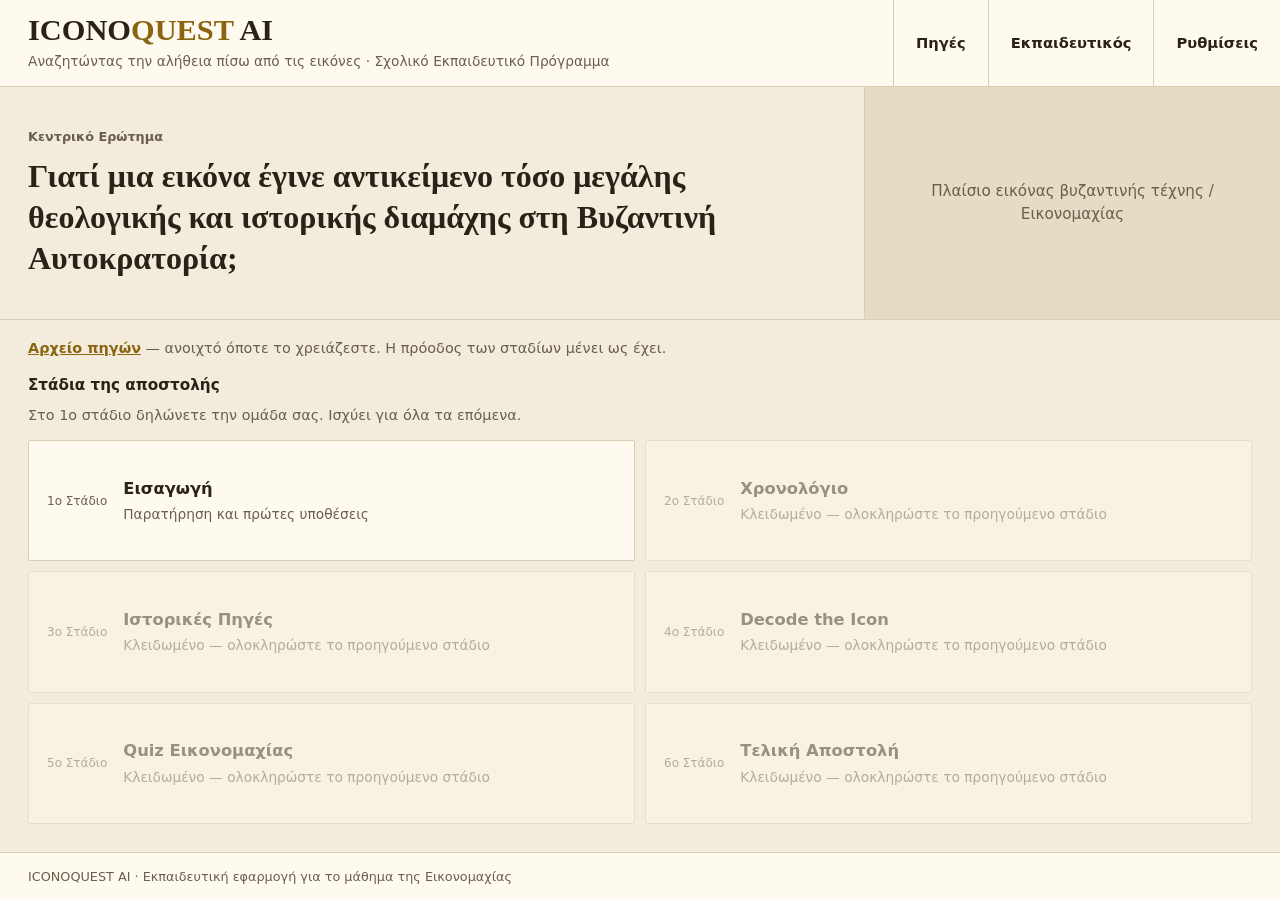
<file: index.html>
<!DOCTYPE html>
<html lang="el" data-theme="parchment">
<head>
<meta charset="UTF-8">
<meta name="viewport" content="width=device-width, initial-scale=1.0">
<title>ICONOQUEST AI – Αναζητώντας την αλήθεια πίσω από τις εικόνες</title>
<link rel="stylesheet" href="css/app.css">
</head>
<body data-page="home" data-root="">
<div class="app">
  <header>
    <a class="brand" href="index.html">
      <h1>ICONO<b>QUEST</b> AI</h1>
      <p>Αναζητώντας την αλήθεια πίσω από τις εικόνες · Σχολικό Εκπαιδευτικό Πρόγραμμα</p>
    </a>
    <nav class="bar menu">
      <a class="btn" href="arxeio/index.html">Πηγές</a>
      <a class="btn" href="ekpaideftikos/index.html">Εκπαιδευτικός</a>
      <a class="btn" href="rythmiseis/index.html">Ρυθμίσεις</a>
    </nav>
  </header>
  
  <section class="hero">
    <div class="question">
      <small>Κεντρικό Ερώτημα</small>
      <h2>Γιατί μια εικόνα έγινε αντικείμενο τόσο μεγάλης θεολογικής και ιστορικής διαμάχης στη Βυζαντινή Αυτοκρατορία;</h2>
    </div>
    <div class="frame">Πλαίσιο εικόνας βυζαντινής τέχνης / Εικονομαχίας</div>
  </section>
  <div class="sheet">
    <p class="sec-note"><a href="arxeio/index.html">Αρχείο πηγών</a> — ανοιχτό όποτε το χρειάζεστε. Η πρόοδος των σταδίων μένει ως έχει.</p>
    <h2 class="sec-title">Στάδια της αποστολής</h2>
    <p id="groupLine" class="sec-note"></p>
    <nav class="grid" id="cards"></nav>
  </div>
  <footer>ICONOQUEST AI · Εκπαιδευτική εφαρμογή για το μάθημα της Εικονομαχίας</footer>
</div>
<div id="toast" class="toast" role="status" aria-live="polite"></div>
<script src="js/data.js"></script>
<script src="js/progress.js"></script>
<script src="js/cloud.js"></script>
<script src="js/main.js"></script>
</body>
</html>
</file>
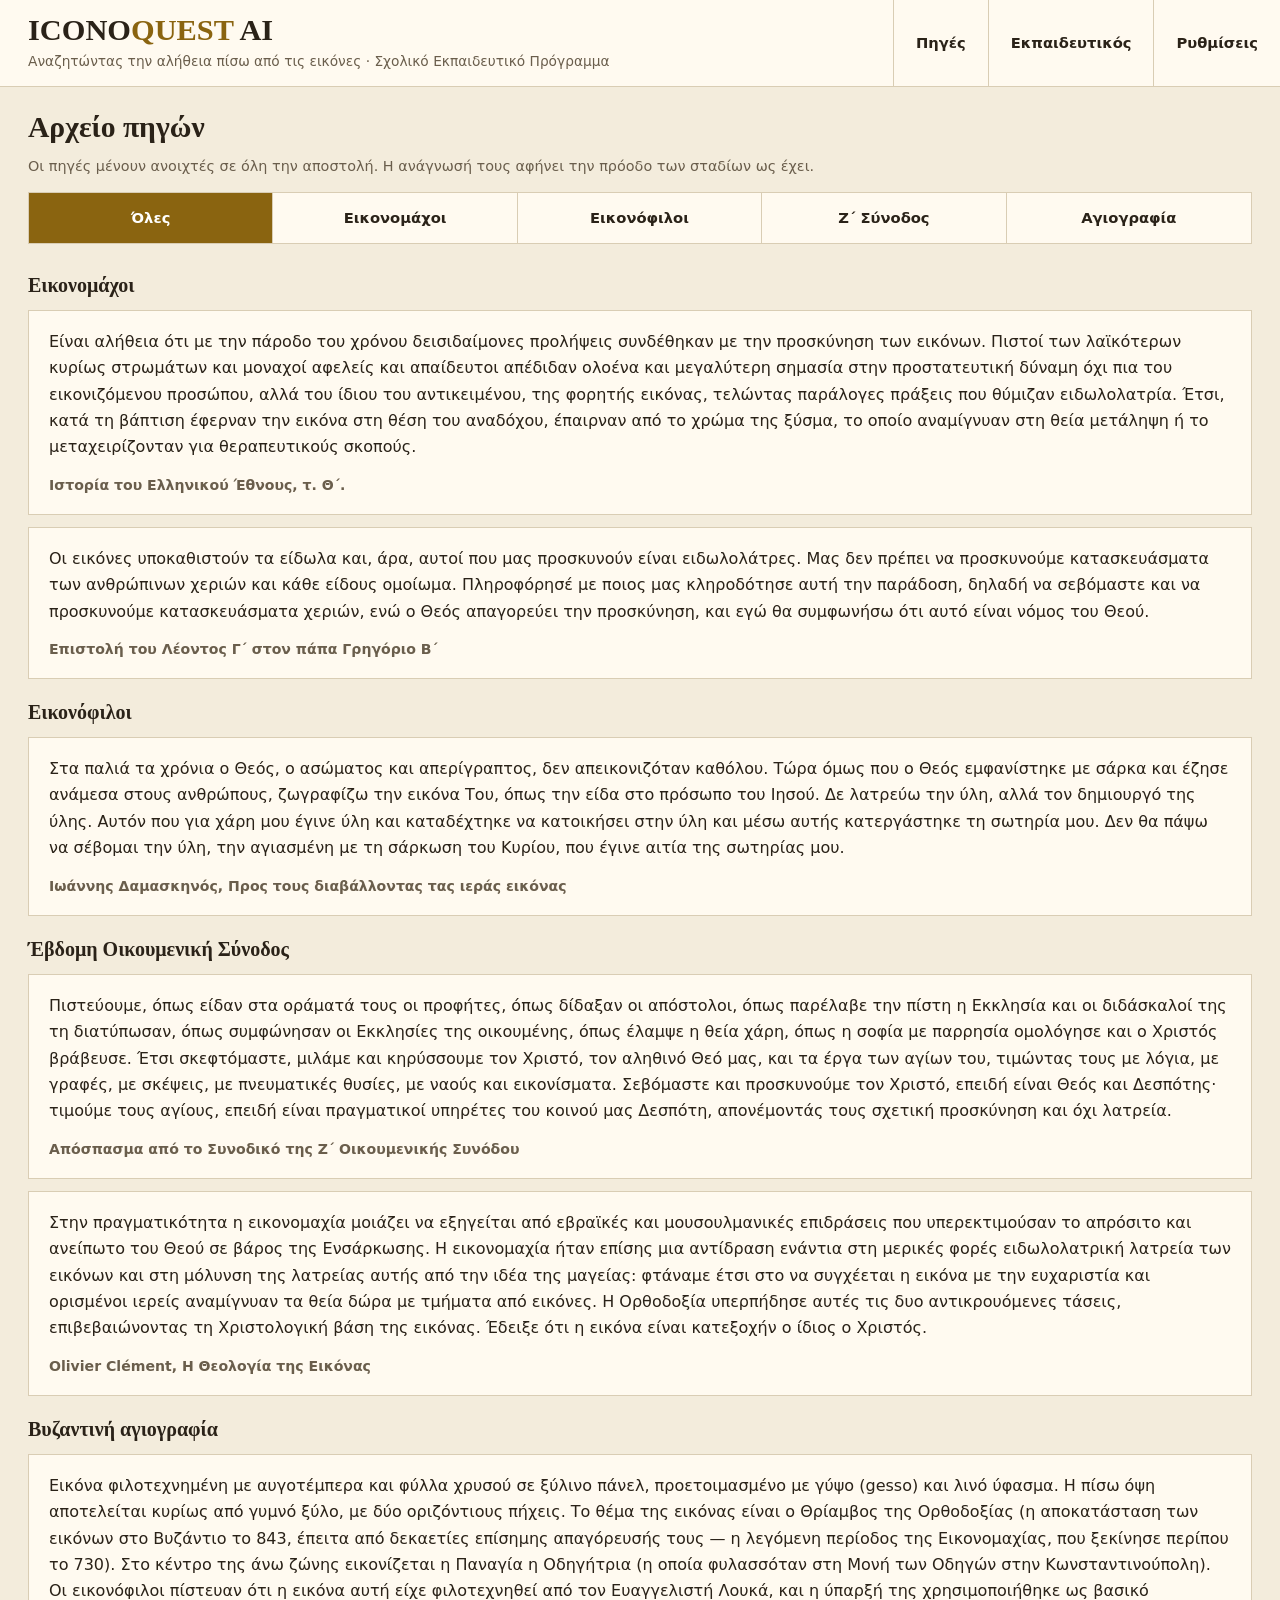
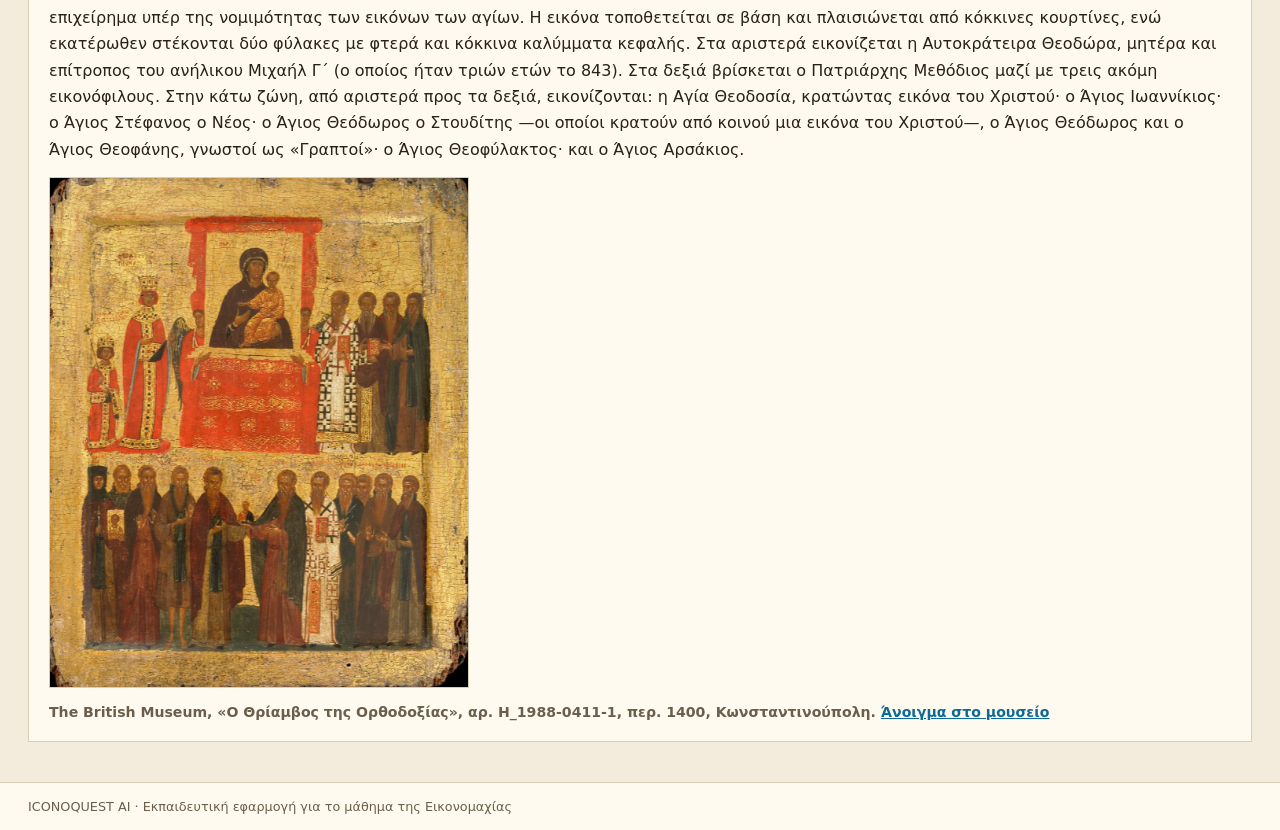
<file: arxeio/index.html>
<!DOCTYPE html>
<html lang="el" data-theme="parchment">
<head>
<meta charset="UTF-8">
<meta name="viewport" content="width=device-width, initial-scale=1.0">
<title>Αρχείο πηγών – ICONOQUEST</title>
<link rel="stylesheet" href="../css/app.css">
</head>
<body data-page="arxeio" data-root="../">
<div class="app">
  <header>
    <a class="brand" href="../index.html">
      <h1>ICONO<b>QUEST</b> AI</h1>
      <p>Αναζητώντας την αλήθεια πίσω από τις εικόνες · Σχολικό Εκπαιδευτικό Πρόγραμμα</p>
    </a>
    <nav class="bar menu">
      <a class="btn" href="../arxeio/index.html">Πηγές</a>
      <a class="btn" href="../ekpaideftikos/index.html">Εκπαιδευτικός</a>
      <a class="btn" href="../rythmiseis/index.html">Ρυθμίσεις</a>
    </nav>
  </header>

  <main class="sheet" id="stage">
    <h1>Αρχείο πηγών</h1>
    <p class="sec-note">Οι πηγές μένουν ανοιχτές σε όλη την αποστολή. Η ανάγνωσή τους αφήνει την πρόοδο των σταδίων ως έχει.</p>
    <nav class="tabs src-nav" id="srcNav">
      <button type="button" class="tab on" data-src="all">Όλες</button>
      <button type="button" class="tab" data-src="eikonomachoi">Εικονομάχοι</button>
      <button type="button" class="tab" data-src="eikonofiloi">Εικονόφιλοι</button>
      <button type="button" class="tab" data-src="synodos">Ζ΄ Σύνοδος</button>
      <button type="button" class="tab" data-src="agiografia">Αγιογραφία</button>
    </nav>
    <div id="sources">
      <section data-src="eikonomachoi">
        <h2 class="h-src">Εικονομάχοι</h2>
        <article class="source">
          <p>Είναι αλήθεια ότι με την πάροδο του χρόνου δεισιδαίμονες προλήψεις συνδέθηκαν με την προσκύνηση των εικόνων. Πιστοί των λαϊκότερων κυρίως στρωμάτων και μοναχοί αφελείς και απαίδευτοι απέδιδαν ολοένα και μεγαλύτερη σημασία στην προστατευτική δύναμη όχι πια του εικονιζόμενου προσώπου, αλλά του ίδιου του αντικειμένου, της φορητής εικόνας, τελώντας παράλογες πράξεις που θύμιζαν ειδωλολατρία. Έτσι, κατά τη βάπτιση έφερναν την εικόνα στη θέση του αναδόχου, έπαιρναν από το χρώμα της ξύσμα, το οποίο αναμίγνυαν στη θεία μετάληψη ή το μεταχειρίζονταν για θεραπευτικούς σκοπούς.</p>
          <cite>Ιστορία του Ελληνικού Έθνους, τ. Θ΄.</cite>
        </article>
        <article class="source">
          <p>Οι εικόνες υποκαθιστούν τα είδωλα και, άρα, αυτοί που μας προσκυνούν είναι ειδωλολάτρες. Μας δεν πρέπει να προσκυνούμε κατασκευάσματα των ανθρώπινων χεριών και κάθε είδους ομοίωμα. Πληροφόρησέ με ποιος μας κληροδότησε αυτή την παράδοση, δηλαδή να σεβόμαστε και να προσκυνούμε κατασκευάσματα χεριών, ενώ ο Θεός απαγορεύει την προσκύνηση, και εγώ θα συμφωνήσω ότι αυτό είναι νόμος του Θεού.</p>
          <cite>Επιστολή του Λέοντος Γ΄ στον πάπα Γρηγόριο Β΄</cite>
        </article>
      </section>
      <section data-src="eikonofiloi">
        <h2 class="h-src">Εικονόφιλοι</h2>
        <article class="source">
          <p>Στα παλιά τα χρόνια ο Θεός, ο ασώματος και απερίγραπτος, δεν απεικονιζόταν καθόλου. Τώρα όμως που ο Θεός εμφανίστηκε με σάρκα και έζησε ανάμεσα στους ανθρώπους, ζωγραφίζω την εικόνα Του, όπως την είδα στο πρόσωπο του Ιησού. Δε λατρεύω την ύλη, αλλά τον δημιουργό της ύλης. Αυτόν που για χάρη μου έγινε ύλη και καταδέχτηκε να κατοικήσει στην ύλη και μέσω αυτής κατεργάστηκε τη σωτηρία μου. Δεν θα πάψω να σέβομαι την ύλη, την αγιασμένη με τη σάρκωση του Κυρίου, που έγινε αιτία της σωτηρίας μου.</p>
          <cite>Ιωάννης Δαμασκηνός, Προς τους διαβάλλοντας τας ιεράς εικόνας</cite>
        </article>
      </section>
      <section data-src="synodos">
        <h2 class="h-src">Έβδομη Οικουμενική Σύνοδος</h2>
        <article class="source">
          <p>Πιστεύουμε, όπως είδαν στα οράματά τους οι προφήτες, όπως δίδαξαν οι απόστολοι, όπως παρέλαβε την πίστη η Εκκλησία και οι διδάσκαλοί της τη διατύπωσαν, όπως συμφώνησαν οι Εκκλησίες της οικουμένης, όπως έλαμψε η θεία χάρη, όπως η σοφία με παρρησία ομολόγησε και ο Χριστός βράβευσε. Έτσι σκεφτόμαστε, μιλάμε και κηρύσσουμε τον Χριστό, τον αληθινό Θεό μας, και τα έργα των αγίων του, τιμώντας τους με λόγια, με γραφές, με σκέψεις, με πνευματικές θυσίες, με ναούς και εικονίσματα. Σεβόμαστε και προσκυνούμε τον Χριστό, επειδή είναι Θεός και Δεσπότης· τιμούμε τους αγίους, επειδή είναι πραγματικοί υπηρέτες του κοινού μας Δεσπότη, απονέμοντάς τους σχετική προσκύνηση και όχι λατρεία.</p>
          <cite>Απόσπασμα από το Συνοδικό της Ζ΄ Οικουμενικής Συνόδου</cite>
        </article>
        <article class="source">
          <p>Στην πραγματικότητα η εικονομαχία μοιάζει να εξηγείται από εβραϊκές και μουσουλμανικές επιδράσεις που υπερεκτιμούσαν το απρόσιτο και ανείπωτο του Θεού σε βάρος της Ενσάρκωσης. Η εικονομαχία ήταν επίσης μια αντίδραση ενάντια στη μερικές φορές ειδωλολατρική λατρεία των εικόνων και στη μόλυνση της λατρείας αυτής από την ιδέα της μαγείας: φτάναμε έτσι στο να συγχέεται η εικόνα με την ευχαριστία και ορισμένοι ιερείς αναμίγνυαν τα θεία δώρα με τμήματα από εικόνες. Η Ορθοδοξία υπερπήδησε αυτές τις δυο αντικρουόμενες τάσεις, επιβεβαιώνοντας τη Χριστολογική βάση της εικόνας. Έδειξε ότι η εικόνα είναι κατεξοχήν ο ίδιος ο Χριστός.</p>
          <cite>Olivier Clément, Η Θεολογία της Εικόνας</cite>
        </article>
      </section>
      <section data-src="agiografia">
        <h2 class="h-src">Βυζαντινή αγιογραφία</h2>
        <article class="source">
          <p>Εικόνα φιλοτεχνημένη με αυγοτέμπερα και φύλλα χρυσού σε ξύλινο πάνελ, προετοιμασμένο με γύψο (gesso) και λινό ύφασμα. Η πίσω όψη αποτελείται κυρίως από γυμνό ξύλο, με δύο οριζόντιους πήχεις. Το θέμα της εικόνας είναι ο Θρίαμβος της Ορθοδοξίας (η αποκατάσταση των εικόνων στο Βυζάντιο το 843, έπειτα από δεκαετίες επίσημης απαγόρευσής τους — η λεγόμενη περίοδος της Εικονομαχίας, που ξεκίνησε περίπου το 730). Στο κέντρο της άνω ζώνης εικονίζεται η Παναγία η Οδηγήτρια (η οποία φυλασσόταν στη Μονή των Οδηγών στην Κωνσταντινούπολη). Οι εικονόφιλοι πίστευαν ότι η εικόνα αυτή είχε φιλοτεχνηθεί από τον Ευαγγελιστή Λουκά, και η ύπαρξή της χρησιμοποιήθηκε ως βασικό επιχείρημα υπέρ της νομιμότητας των εικόνων των αγίων. Η εικόνα τοποθετείται σε βάση και πλαισιώνεται από κόκκινες κουρτίνες, ενώ εκατέρωθεν στέκονται δύο φύλακες με φτερά και κόκκινα καλύμματα κεφαλής. Στα αριστερά εικονίζεται η Αυτοκράτειρα Θεοδώρα, μητέρα και επίτροπος του ανήλικου Μιχαήλ Γ΄ (ο οποίος ήταν τριών ετών το 843). Στα δεξιά βρίσκεται ο Πατριάρχης Μεθόδιος μαζί με τρεις ακόμη εικονόφιλους. Στην κάτω ζώνη, από αριστερά προς τα δεξιά, εικονίζονται: η Αγία Θεοδοσία, κρατώντας εικόνα του Χριστού· ο Άγιος Ιωαννίκιος· ο Άγιος Στέφανος ο Νέος· ο Άγιος Θεόδωρος ο Στουδίτης —οι οποίοι κρατούν από κοινού μια εικόνα του Χριστού—, ο Άγιος Θεόδωρος και ο Άγιος Θεοφάνης, γνωστοί ως «Γραπτοί»· ο Άγιος Θεοφύλακτος· και ο Άγιος Αρσάκιος.</p>
          <img src="eikona.png" alt="Ο Θρίαμβος της Ορθοδοξίας, φορητή εικόνα του Βρετανικού Μουσείου, περ. 1400">
          <cite>The British Museum, «Ο Θρίαμβος της Ορθοδοξίας», αρ. H_1988-0411-1, περ. 1400, Κωνσταντινούπολη. <a href="https://www.britishmuseum.org/collection/object/H_1988-0411-1" target="_blank" rel="noopener">Άνοιγμα στο μουσείο</a></cite>
        </article>
      </section>
    </div>
  </main>
  <footer>ICONOQUEST AI · Εκπαιδευτική εφαρμογή για το μάθημα της Εικονομαχίας</footer>
</div>
<div id="toast" class="toast" role="status" aria-live="polite"></div>
<script src="../js/data.js"></script>
<script src="../js/progress.js"></script>
<script src="../js/cloud.js"></script>
<script src="../js/main.js"></script>
</body>
</html>
</file>
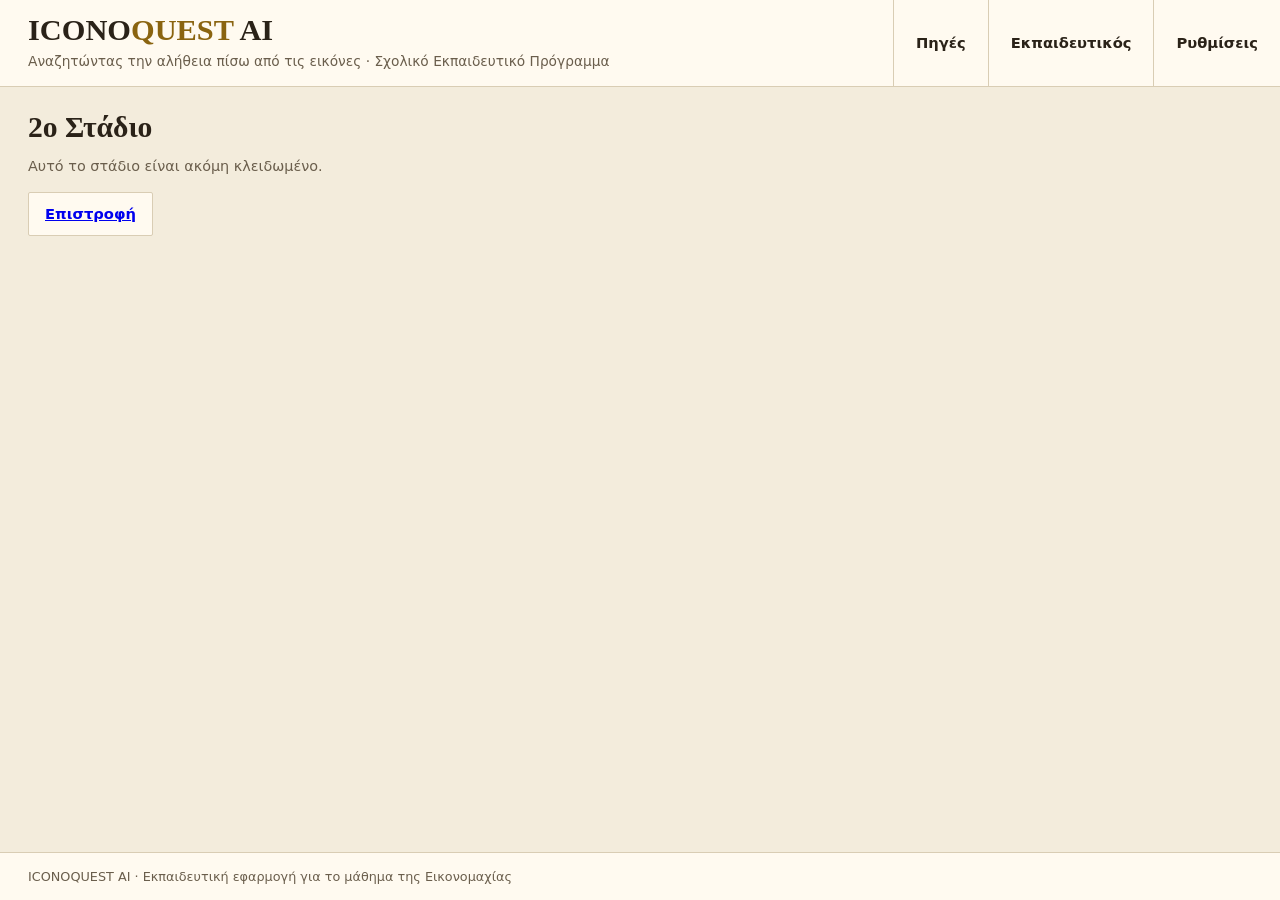
<file: chronologio/index.html>
<!DOCTYPE html>
<html lang="el" data-theme="parchment">
<head>
<meta charset="UTF-8">
<meta name="viewport" content="width=device-width, initial-scale=1.0">
<title>Χρονολόγιο – ICONOQUEST</title>
<link rel="stylesheet" href="../css/app.css">
</head>
<body data-page="chronologio" data-root="../">
<div class="app">
  <header>
    <a class="brand" href="../index.html">
      <h1>ICONO<b>QUEST</b> AI</h1>
      <p>Αναζητώντας την αλήθεια πίσω από τις εικόνες · Σχολικό Εκπαιδευτικό Πρόγραμμα</p>
    </a>
    <nav class="bar menu">
      <a class="btn" href="../arxeio/index.html">Πηγές</a>
      <a class="btn" href="../ekpaideftikos/index.html">Εκπαιδευτικός</a>
      <a class="btn" href="../rythmiseis/index.html">Ρυθμίσεις</a>
    </nav>
  </header>
  
  <main class="sheet" id="stage">
    <h1>2ο Στάδιο: Χρονολόγιο και ιστορικό πλαίσιο</h1>
    <p id="groupNote" class="sec-note"></p>
    <button id="listen" class="btn" type="button">Ακρόαση περίληψης</button>
    <div class="box" style="border-left:3px solid var(--info);margin-top:14px"><strong>Βασική θεολογική διάκριση</strong><br>Δεν λατρεύεται η ύλη της εικόνας. Η τιμή αποδίδεται αποκλειστικά στο εικονιζόμενο πρόσωπο.</div>
    <p>Επιλέξτε το σωστό έτος για κάθε γεγονός:</p>
    <div class="tl"><label for="ev0">Έναρξη της Εικονομαχίας</label><select id="ev0"><option value="">Έτος</option><option>843</option><option>726</option><option>815</option><option>787</option></select></div><div class="tl"><label for="ev1">Ζ΄ Οικουμενική Σύνοδος στη Νίκαια</label><select id="ev1"><option value="">Έτος</option><option>843</option><option>726</option><option>815</option><option>787</option></select></div><div class="tl"><label for="ev2">Αναζωπύρωση της Εικονομαχίας</label><select id="ev2"><option value="">Έτος</option><option>843</option><option>726</option><option>815</option><option>787</option></select></div><div class="tl"><label for="ev3">Οριστική αναστήλωση των εικόνων</label><select id="ev3"><option value="">Έτος</option><option>843</option><option>726</option><option>815</option><option>787</option></select></div>
    <button id="check" class="btn block" type="button">Έλεγχος σειράς</button>
    <div id="tlFb" class="fb" role="status"></div>
  </main>
  <footer>ICONOQUEST AI · Εκπαιδευτική εφαρμογή για το μάθημα της Εικονομαχίας</footer>
</div>
<div id="toast" class="toast" role="status" aria-live="polite"></div>
<script src="../js/data.js"></script>
<script src="../js/progress.js"></script>
<script src="../js/cloud.js"></script>
<script src="../js/main.js"></script>
</body>
</html>
</file>
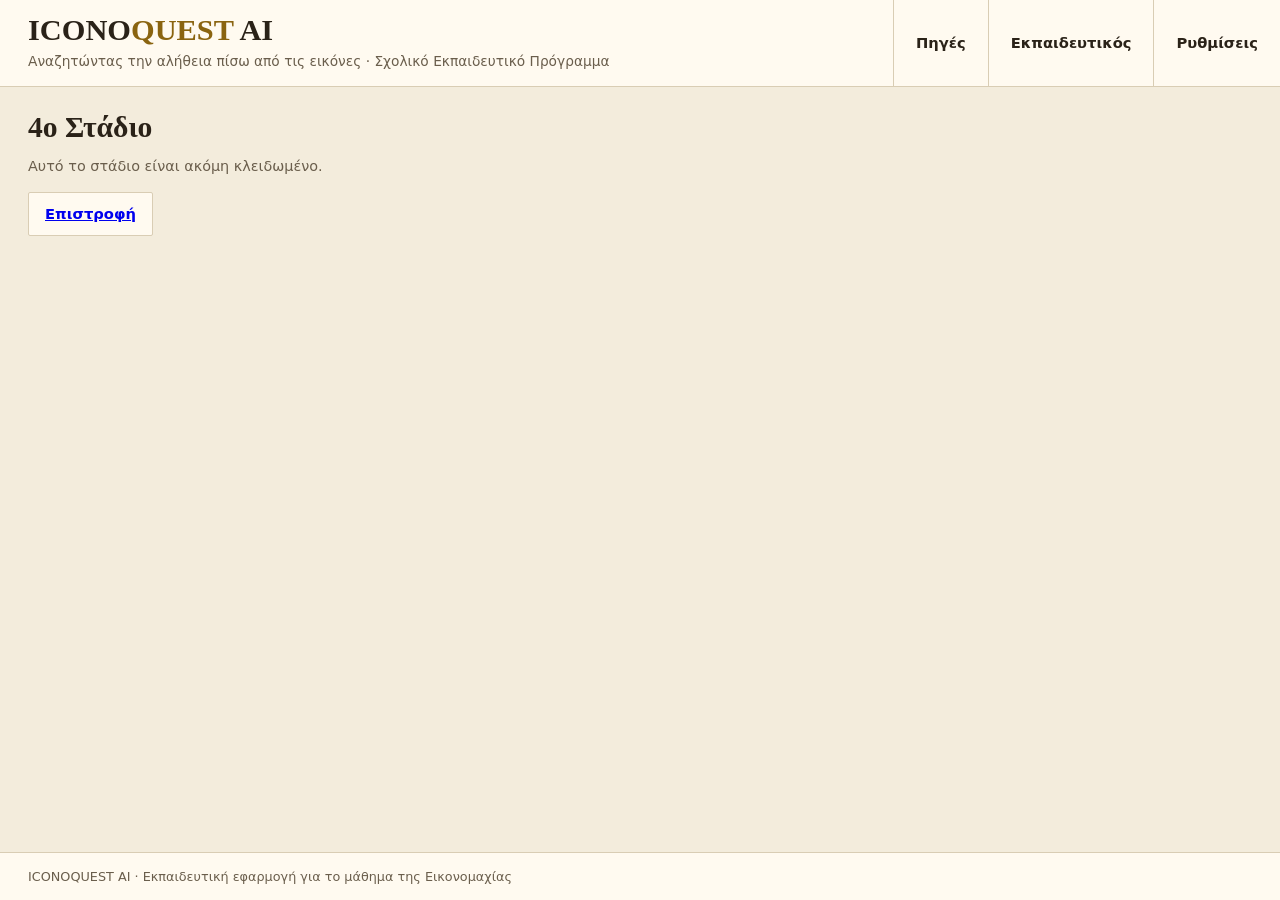
<file: decode/index.html>
<!DOCTYPE html>
<html lang="el" data-theme="parchment">
<head>
<meta charset="UTF-8">
<meta name="viewport" content="width=device-width, initial-scale=1.0">
<title>Decode the Icon – ICONOQUEST</title>
<link rel="stylesheet" href="../css/app.css">
</head>
<body data-page="decode" data-root="../">
<div class="app">
  <header>
    <a class="brand" href="../index.html">
      <h1>ICONO<b>QUEST</b> AI</h1>
      <p>Αναζητώντας την αλήθεια πίσω από τις εικόνες · Σχολικό Εκπαιδευτικό Πρόγραμμα</p>
    </a>
    <nav class="bar menu">
      <a class="btn" href="../arxeio/index.html">Πηγές</a>
      <a class="btn" href="../ekpaideftikos/index.html">Εκπαιδευτικός</a>
      <a class="btn" href="../rythmiseis/index.html">Ρυθμίσεις</a>
    </nav>
  </header>
  
  <main class="sheet" id="stage">
    <h1>4ο Στάδιο: Decode the Icon</h1>
    <p id="groupNote" class="sec-note"></p>
    <div class="box"><strong>Παρατήρηση και ανάλυση συμβόλων</strong>
      <ul>
        <li><strong>Φωτοστέφανο και χρώματα:</strong> Πώς συμβάλλουν στη θεολογική διάσταση του θείου φωτός;</li>
        <li><strong>Στάση και βλέμμα:</strong> Πού κατευθύνουν τα πρόσωπα το βλέμμα τους;</li>
        <li><strong>Επιγραφές:</strong> Ποια ιερά γράμματα βοηθούν στην αναγνώριση του προσώπου;</li>
      </ul>
    </div>
    <label for="answer">Ερμηνεία εικόνας</label>
    <textarea id="answer" placeholder="Καταγράψτε την ερμηνεία της ομάδας σας…"></textarea>
    <button id="send" class="btn primary block" type="button">Αποστολή ερμηνείας</button>
  </main>
  <footer>ICONOQUEST AI · Εκπαιδευτική εφαρμογή για το μάθημα της Εικονομαχίας</footer>
</div>
<div id="toast" class="toast" role="status" aria-live="polite"></div>
<script src="../js/data.js"></script>
<script src="../js/progress.js"></script>
<script src="../js/cloud.js"></script>
<script src="../js/main.js"></script>
</body>
</html>
</file>
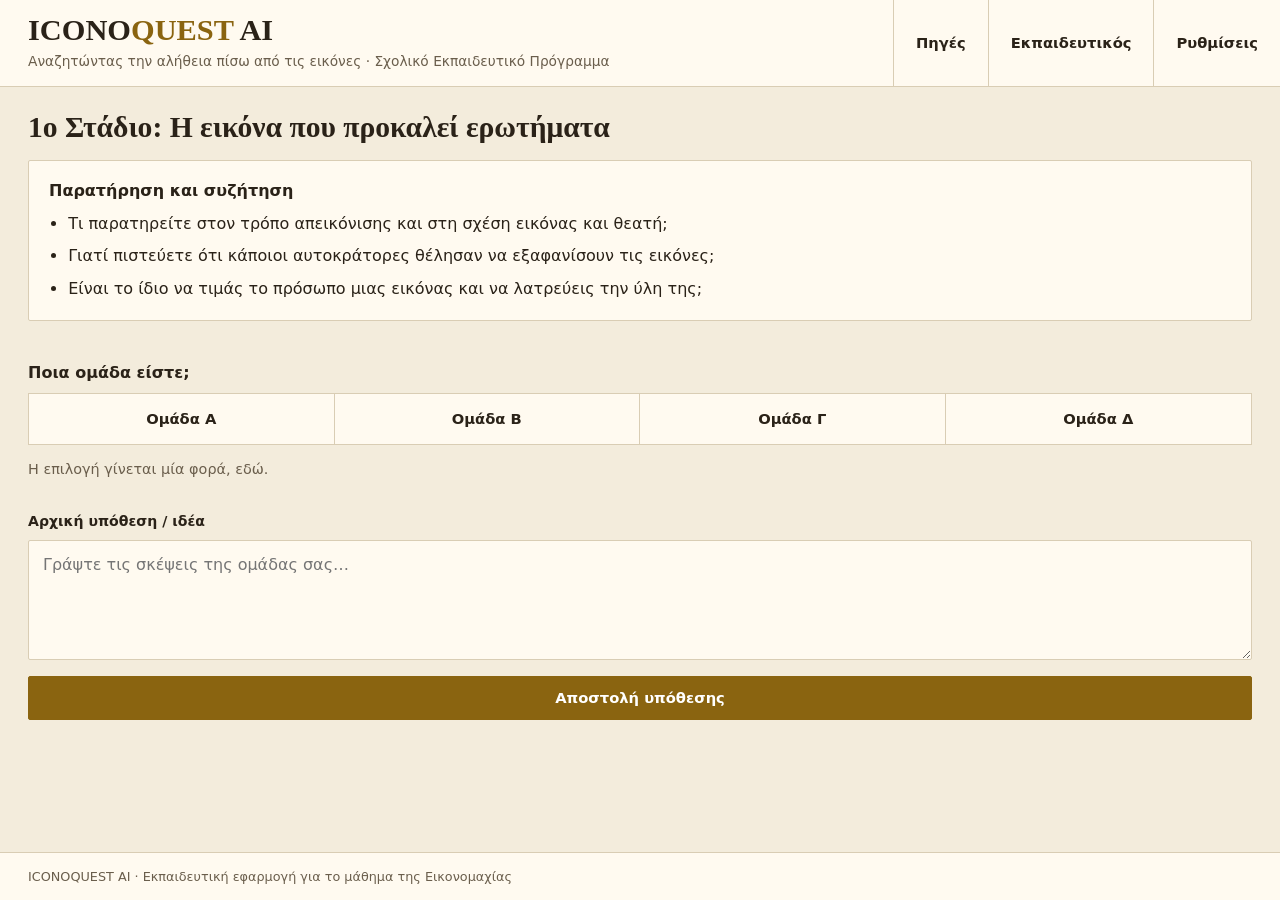
<file: eisagogi/index.html>
<!DOCTYPE html>
<html lang="el" data-theme="parchment">
<head>
<meta charset="UTF-8">
<meta name="viewport" content="width=device-width, initial-scale=1.0">
<title>1ο Στάδιο – ICONOQUEST</title>
<link rel="stylesheet" href="../css/app.css">
</head>
<body data-page="eisagogi" data-root="../">
<div class="app">
  <header>
    <a class="brand" href="../index.html">
      <h1>ICONO<b>QUEST</b> AI</h1>
      <p>Αναζητώντας την αλήθεια πίσω από τις εικόνες · Σχολικό Εκπαιδευτικό Πρόγραμμα</p>
    </a>
    <nav class="bar menu">
      <a class="btn" href="../arxeio/index.html">Πηγές</a>
      <a class="btn" href="../ekpaideftikos/index.html">Εκπαιδευτικός</a>
      <a class="btn" href="../rythmiseis/index.html">Ρυθμίσεις</a>
    </nav>
  </header>
  
  <main class="sheet" id="stage">
    <h1>1ο Στάδιο: Η εικόνα που προκαλεί ερωτήματα</h1>
    <div class="box"><strong>Παρατήρηση και συζήτηση</strong>
      <ul>
        <li>Τι παρατηρείτε στον τρόπο απεικόνισης και στη σχέση εικόνας και θεατή;</li>
        <li>Γιατί πιστεύετε ότι κάποιοι αυτοκράτορες θέλησαν να εξαφανίσουν τις εικόνες;</li>
        <li>Είναι το ίδιο να τιμάς το πρόσωπο μιας εικόνας και να λατρεύεις την ύλη της;</li>
      </ul>
    </div>
    <p class="q-title">Ποια ομάδα είστε;</p>
    <div class="tabs">
      <button type="button" class="tab" data-team="A">Ομάδα Α</button>
      <button type="button" class="tab" data-team="B">Ομάδα Β</button>
      <button type="button" class="tab" data-team="C">Ομάδα Γ</button>
      <button type="button" class="tab" data-team="D">Ομάδα Δ</button>
    </div>
    <p id="groupNote" class="sec-note">Η επιλογή γίνεται μία φορά, εδώ.</p>
    <label for="answer">Αρχική υπόθεση / ιδέα</label>
    <textarea id="answer" placeholder="Γράψτε τις σκέψεις της ομάδας σας…"></textarea>
    <button id="send" class="btn primary block" type="button">Αποστολή υπόθεσης</button>
  </main>
  <footer>ICONOQUEST AI · Εκπαιδευτική εφαρμογή για το μάθημα της Εικονομαχίας</footer>
</div>
<div id="toast" class="toast" role="status" aria-live="polite"></div>
<script src="../js/data.js"></script>
<script src="../js/progress.js"></script>
<script src="../js/cloud.js"></script>
<script src="../js/main.js"></script>
</body>
</html>
</file>
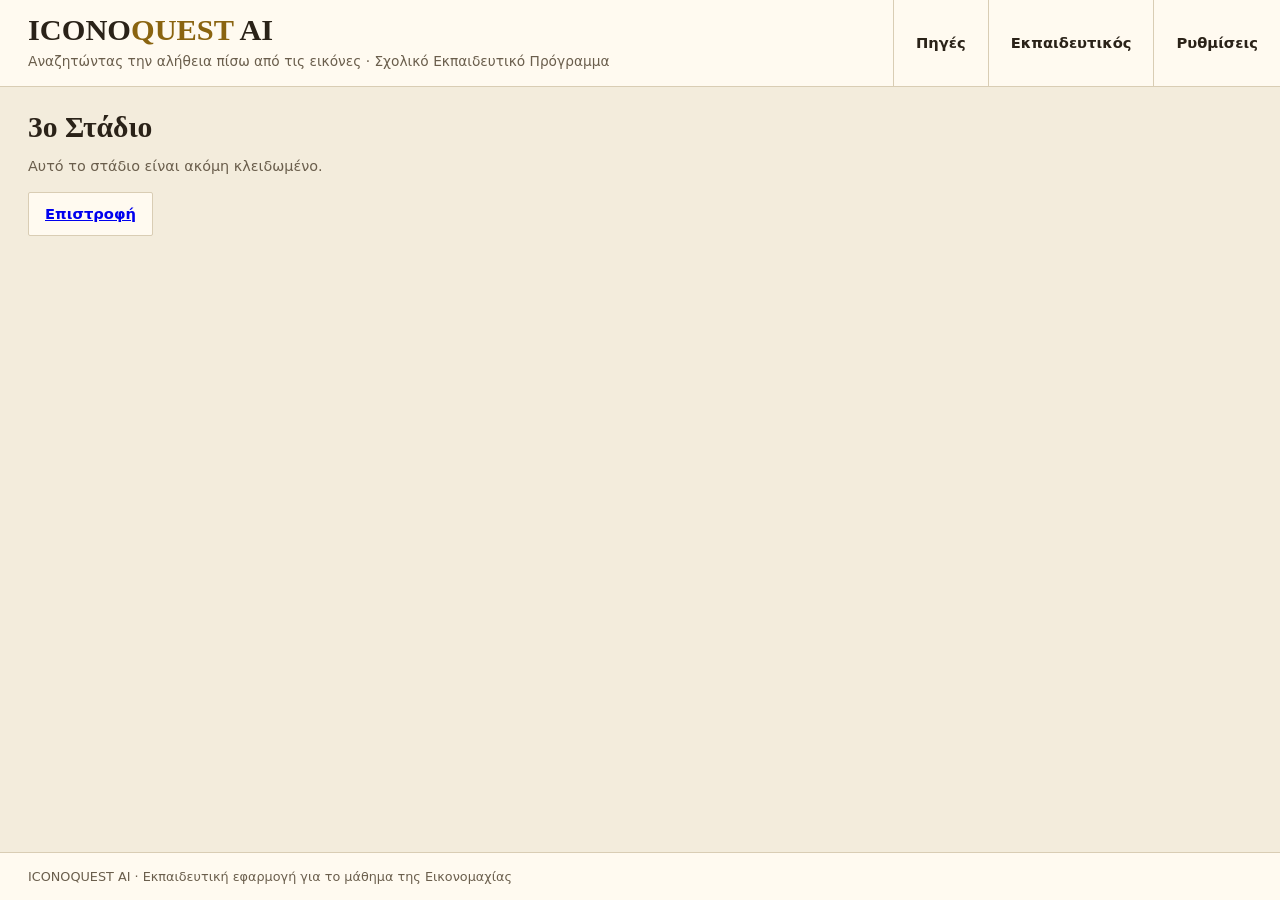
<file: piges/index.html>
<!DOCTYPE html>
<html lang="el" data-theme="parchment">
<head>
<meta charset="UTF-8">
<meta name="viewport" content="width=device-width, initial-scale=1.0">
<title>Ιστορικές Πηγές – ICONOQUEST</title>
<link rel="stylesheet" href="../css/app.css">
</head>
<body data-page="piges" data-root="../">
<div class="app">
  <header>
    <a class="brand" href="../index.html">
      <h1>ICONO<b>QUEST</b> AI</h1>
      <p>Αναζητώντας την αλήθεια πίσω από τις εικόνες · Σχολικό Εκπαιδευτικό Πρόγραμμα</p>
    </a>
    <nav class="bar menu">
      <a class="btn" href="../arxeio/index.html">Πηγές</a>
      <a class="btn" href="../ekpaideftikos/index.html">Εκπαιδευτικός</a>
      <a class="btn" href="../rythmiseis/index.html">Ρυθμίσεις</a>
    </nav>
  </header>
  
  <main class="sheet" id="stage">
    <h1>3ο Στάδιο: Ιστορικοί ερευνητές</h1>
    <div class="box" id="mission"></div>
    <label for="answer">Συμπεράσματα της ομάδας</label>
    <textarea id="answer" placeholder="Γράψτε τα συμπεράσματα της ομάδας σας…"></textarea>
    <button id="send" class="btn primary block" type="button">Αποστολή ευρημάτων</button>
  </main>
  <footer>ICONOQUEST AI · Εκπαιδευτική εφαρμογή για το μάθημα της Εικονομαχίας</footer>
</div>
<div id="toast" class="toast" role="status" aria-live="polite"></div>
<script src="../js/data.js"></script>
<script src="../js/progress.js"></script>
<script src="../js/cloud.js"></script>
<script src="../js/main.js"></script>
</body>
</html>
</file>
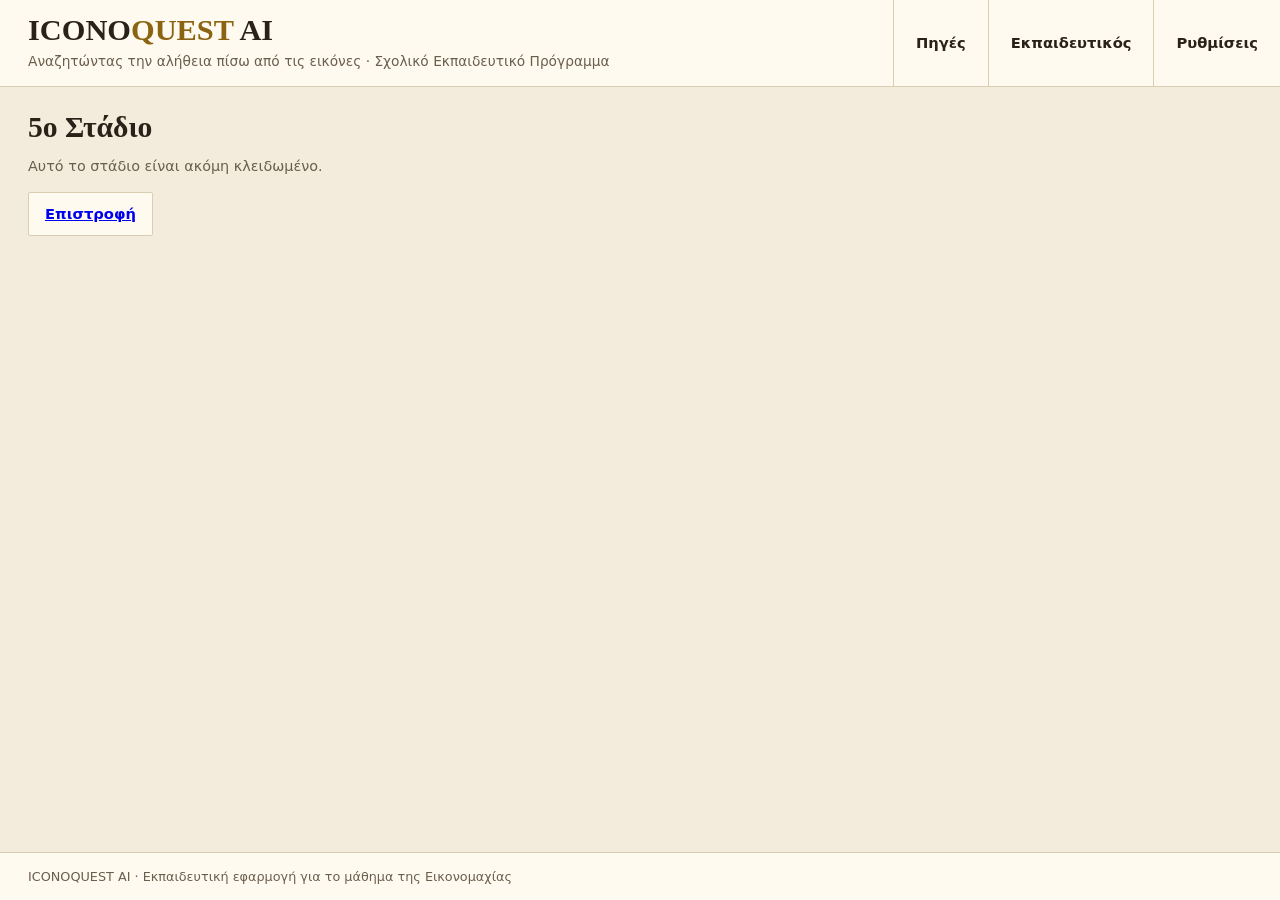
<file: quiz/index.html>
<!DOCTYPE html>
<html lang="el" data-theme="parchment">
<head>
<meta charset="UTF-8">
<meta name="viewport" content="width=device-width, initial-scale=1.0">
<title>Quiz – ICONOQUEST</title>
<link rel="stylesheet" href="../css/app.css">
</head>
<body data-page="quiz" data-root="../">
<div class="app">
  <header>
    <a class="brand" href="../index.html">
      <h1>ICONO<b>QUEST</b> AI</h1>
      <p>Αναζητώντας την αλήθεια πίσω από τις εικόνες · Σχολικό Εκπαιδευτικό Πρόγραμμα</p>
    </a>
    <nav class="bar menu">
      <a class="btn" href="../arxeio/index.html">Πηγές</a>
      <a class="btn" href="../ekpaideftikos/index.html">Εκπαιδευτικός</a>
      <a class="btn" href="../rythmiseis/index.html">Ρυθμίσεις</a>
    </nav>
  </header>
  
  <main class="sheet" id="stage">
    <h1>5ο Στάδιο: Quiz Εικονομαχίας</h1>
    <p id="groupNote" class="sec-note"></p>
    <label for="qName">Όνομα μαθητή</label>
    <input id="qName" type="text" placeholder="π.χ. Μαρία Παπαδοπούλου">
    <div id="quiz"></div>
    <button id="send" class="btn primary block" type="button">Έναρξη</button>
  </main>
  <footer>ICONOQUEST AI · Εκπαιδευτική εφαρμογή για το μάθημα της Εικονομαχίας</footer>
</div>
<div id="toast" class="toast" role="status" aria-live="polite"></div>
<script src="../js/data.js"></script>
<script src="../js/progress.js"></script>
<script src="../js/cloud.js"></script>
<script src="../js/main.js"></script>
</body>
</html>
</file>
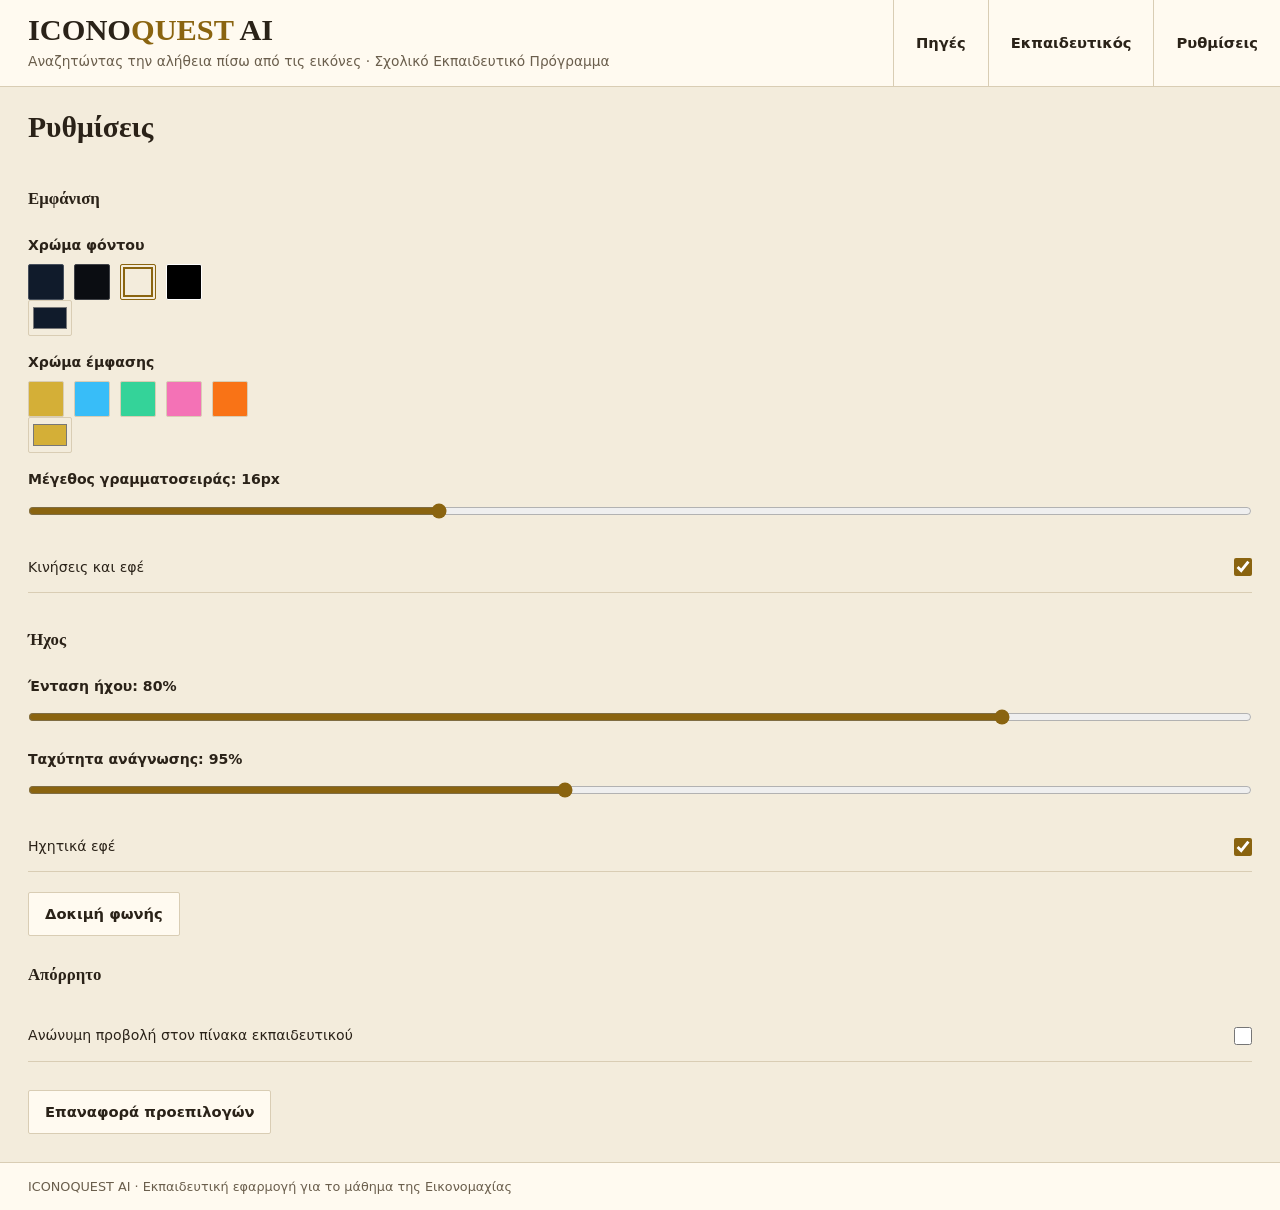
<file: rythmiseis/index.html>
<!DOCTYPE html>
<html lang="el" data-theme="parchment">
<head>
<meta charset="UTF-8">
<meta name="viewport" content="width=device-width, initial-scale=1.0">
<title>Ρυθμίσεις – ICONOQUEST</title>
<link rel="stylesheet" href="../css/app.css">
</head>
<body data-page="rythmiseis" data-root="../">
<div class="app">
  <header>
    <a class="brand" href="../index.html">
      <h1>ICONO<b>QUEST</b> AI</h1>
      <p>Αναζητώντας την αλήθεια πίσω από τις εικόνες · Σχολικό Εκπαιδευτικό Πρόγραμμα</p>
    </a>
    <nav class="bar menu">
      <a class="btn" href="../arxeio/index.html">Πηγές</a>
      <a class="btn" href="../ekpaideftikos/index.html">Εκπαιδευτικός</a>
      <a class="btn" href="../rythmiseis/index.html">Ρυθμίσεις</a>
    </nav>
  </header>
  
  <main class="sheet" id="stage">
    <h1>Ρυθμίσεις</h1>
    <h2 class="set-h">Εμφάνιση</h2>
    <label>Χρώμα φόντου</label>
    <div class="sw" id="themes"></div>
    <input id="bg" type="color" aria-label="Προσαρμοσμένο φόντο">
    <label>Χρώμα έμφασης</label>
    <div class="sw" id="accents"></div>
    <input id="accent" type="color" aria-label="Προσαρμοσμένο χρώμα έμφασης">
    <label for="r-fs">Μέγεθος γραμματοσειράς: <span id="v-fs">16px</span></label>
    <input id="r-fs" type="range" min="13" max="22" step="1" value="16">
    <label class="switch"><span>Κινήσεις και εφέ</span><input id="motion" type="checkbox"></label>
    <h2 class="set-h">Ήχος</h2>
    <label for="r-vol">Ένταση ήχου: <span id="v-vol">80%</span></label>
    <input id="r-vol" type="range" min="0" max="100" step="5" value="80">
    <label for="r-rate">Ταχύτητα ανάγνωσης: <span id="v-rate">95%</span></label>
    <input id="r-rate" type="range" min="60" max="140" step="5" value="95">
    <label class="switch"><span>Ηχητικά εφέ</span><input id="sfx" type="checkbox"></label>
    <div style="margin-top:12px"><button id="voice" class="btn" type="button">Δοκιμή φωνής</button></div>
    <h2 class="set-h">Απόρρητο</h2>
    <label class="switch"><span>Ανώνυμη προβολή στον πίνακα εκπαιδευτικού</span><input id="anon" type="checkbox"></label>
    <div style="margin-top:20px"><button id="reset" class="btn" type="button">Επαναφορά προεπιλογών</button></div>
  </main>
  <footer>ICONOQUEST AI · Εκπαιδευτική εφαρμογή για το μάθημα της Εικονομαχίας</footer>
</div>
<div id="toast" class="toast" role="status" aria-live="polite"></div>
<script src="../js/data.js"></script>
<script src="../js/progress.js"></script>
<script src="../js/cloud.js"></script>
<script src="../js/main.js"></script>
</body>
</html>
</file>
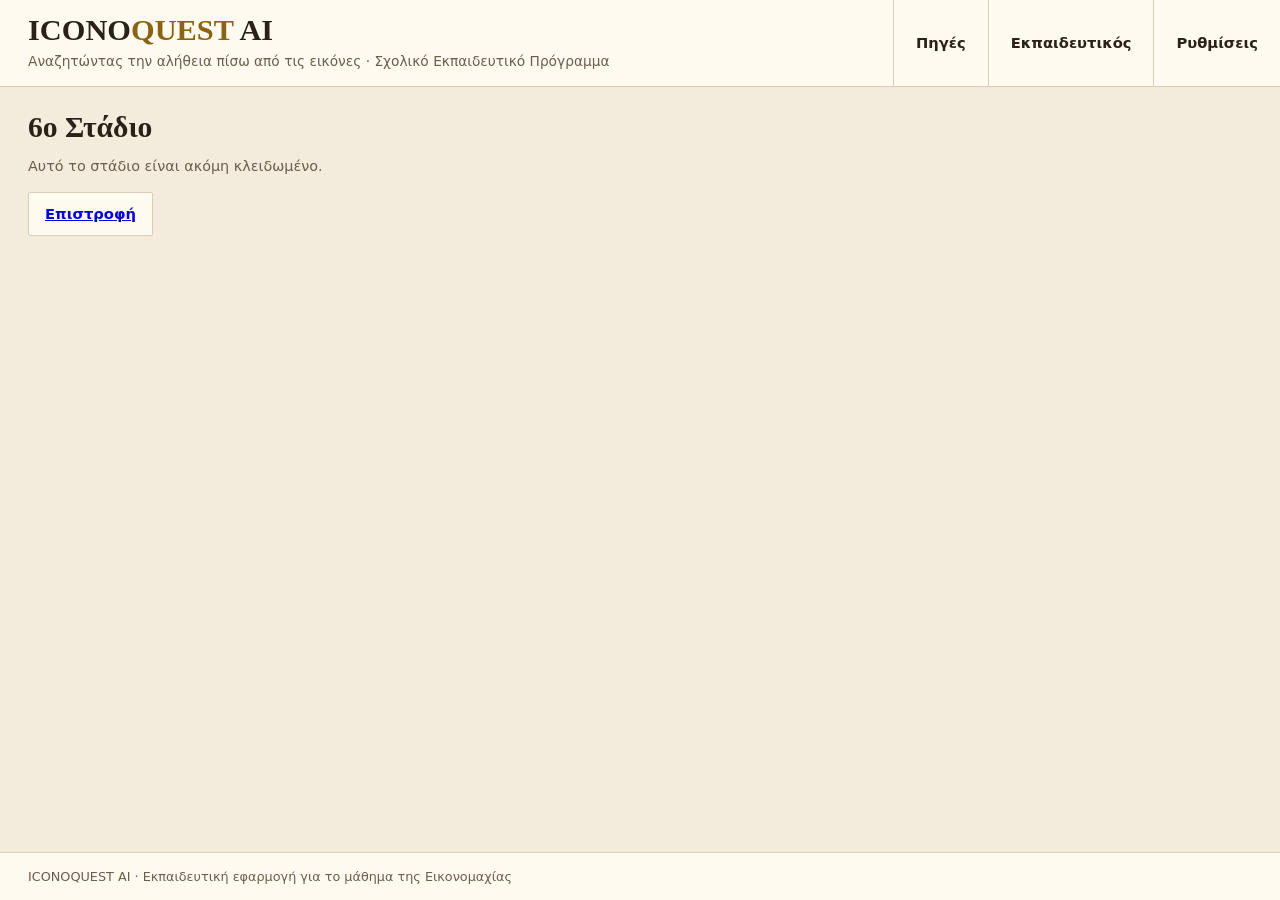
<file: teliki/index.html>
<!DOCTYPE html>
<html lang="el" data-theme="parchment">
<head>
<meta charset="UTF-8">
<meta name="viewport" content="width=device-width, initial-scale=1.0">
<title>Τελική αποστολή – ICONOQUEST</title>
<link rel="stylesheet" href="../css/app.css">
</head>
<body data-page="teliki" data-root="../">
<div class="app">
  <header>
    <a class="brand" href="../index.html">
      <h1>ICONO<b>QUEST</b> AI</h1>
      <p>Αναζητώντας την αλήθεια πίσω από τις εικόνες · Σχολικό Εκπαιδευτικό Πρόγραμμα</p>
    </a>
    <nav class="bar menu">
      <a class="btn" href="../arxeio/index.html">Πηγές</a>
      <a class="btn" href="../ekpaideftikos/index.html">Εκπαιδευτικός</a>
      <a class="btn" href="../rythmiseis/index.html">Ρυθμίσεις</a>
    </nav>
  </header>
  
  <main class="sheet" id="stage">
    <h1>6ο Στάδιο: Τελική αποστολή</h1>
    <p id="groupNote" class="sec-note"></p>
    <label for="fId">Όνομα μαθητή</label>
    <input id="fId" type="text" placeholder="π.χ. Μαρία Παπαδοπούλου">
    <label for="f1">1. Τι ήταν η Εικονομαχία και ποια τα αίτιά της;</label>
    <textarea id="f1"></textarea>
    <label for="f2">2. Ποια είναι η ουσιαστική διαφορά ανάμεσα στη λατρεία και την τιμητική προσκύνηση;</label>
    <textarea id="f2"></textarea>
    <label for="f3">3. Τι καινούργιο θεολογικό ή ιστορικό μήνυμα κατάλαβα σήμερα;</label>
    <textarea id="f3"></textarea>
    <button id="send" class="btn primary block" type="button">Ολοκλήρωση και αποστολή</button>
  </main>
  <footer>ICONOQUEST AI · Εκπαιδευτική εφαρμογή για το μάθημα της Εικονομαχίας</footer>
</div>
<div id="toast" class="toast" role="status" aria-live="polite"></div>
<script src="../js/data.js"></script>
<script src="../js/progress.js"></script>
<script src="../js/cloud.js"></script>
<script src="../js/main.js"></script>
</body>
</html>
</file>
<file: css/app.css>
:root{
  --bg:#f3efe6; --text:#1c1915; --accent:#8f2d2d;
  --surface:#fffdf8; --surface2:#e7e0d2;
  --line:#d4cbb8; --muted:#5e574c;
  --accent-ink:#fff; --ok:#1d6b45; --bad:#9f2d2d; --info:#1d5c78;
  --fs:16px; --dur:.15s; --pad:28px;
  --serif:Georgia,'Palatino Linotype',Palatino,serif;
  --sans:'Segoe UI',system-ui,-apple-system,Roboto,'Helvetica Neue',Arial,sans-serif;
}
[data-theme=navy]{--bg:#101b2b;--text:#f1f5f9;--accent:#d4af37;--accent-ink:#14110a;--ok:#34d399;--bad:#f87171;--info:#38bdf8;--surface:color-mix(in srgb,var(--bg) 93%,var(--text));--surface2:color-mix(in srgb,var(--bg) 86%,var(--text));--line:color-mix(in srgb,var(--bg) 76%,var(--text));--muted:color-mix(in srgb,var(--text) 62%,var(--bg))}
[data-theme=night]{--bg:#0b0d12;--text:#e8eaf0;--accent:#d4af37;--accent-ink:#14110a;--surface:color-mix(in srgb,var(--bg) 93%,var(--text));--surface2:color-mix(in srgb,var(--bg) 86%,var(--text));--line:color-mix(in srgb,var(--bg) 76%,var(--text));--muted:color-mix(in srgb,var(--text) 62%,var(--bg))}
[data-theme=parchment]{--bg:#f3ecdc;--text:#2a2218;--accent:#8a6410;--accent-ink:#fff;--ok:#0f7a55;--bad:#b42318;--info:#0b6b95;--surface:#fffaf0;--surface2:#e6dcc6;--line:#d9cdb4;--muted:#6a5e4c}
[data-theme=contrast]{--bg:#000;--text:#fff;--accent:#ffd400;--accent-ink:#000;--line:#fff;--surface:#111;--surface2:#000;--muted:#ddd;--ok:#7dffb3;--bad:#ff8d8d;--info:#9be7ff}
[data-motion=off] *{transition:none!important;animation:none!important}
@media(prefers-reduced-motion:reduce){*{transition:none!important;animation:none!important}}
*{box-sizing:border-box;margin:0;padding:0}
html{font-size:var(--fs);height:100%}
body{background:var(--bg);color:var(--text);font-family:var(--sans);min-height:100vh;line-height:1.5;transition:background var(--dur)}
button,input,select,textarea{font:inherit;color:inherit}
button{cursor:pointer}
:focus-visible{outline:3px solid var(--accent);outline-offset:2px}
.app{width:100%;min-height:100vh;margin:0;padding:0;display:flex;flex-direction:column}
header{display:flex;justify-content:space-between;align-items:stretch;gap:24px;min-height:72px;padding-left:var(--pad);border-bottom:1px solid var(--line);background:var(--surface)}
.brand{display:flex;flex-direction:column;justify-content:center;padding:14px 0;min-width:0}
.brand h1{font-family:var(--serif);font-size:clamp(1.45rem,2.4vw,1.9rem);letter-spacing:0;line-height:1.1;font-weight:700}
.brand h1 b{color:var(--accent);font-weight:700}
.brand p{color:var(--muted);font-size:.86rem;margin-top:4px}
.bar{display:flex;gap:8px;flex-wrap:wrap;align-items:center}
.menu{align-items:stretch;gap:0;flex-wrap:nowrap}
.btn{display:inline-flex;align-items:center;justify-content:center;gap:8px;background:var(--surface);border:1px solid var(--line);border-radius:2px;padding:10px 16px;font-weight:600;font-size:.92rem;transition:background var(--dur),border-color var(--dur)}
.menu .btn{background:transparent;border:none;border-left:1px solid var(--line);border-radius:0;padding:0 22px;min-height:72px}
.btn:hover,.menu .btn:hover{background:var(--surface2)}
.btn.primary{background:var(--accent);color:var(--accent-ink);border-color:var(--accent)}
.btn.primary:hover{filter:brightness(1.06)}
.btn.block{width:100%;margin-top:16px}
.btn svg,.card svg{width:20px;height:20px;fill:none;stroke:currentColor;stroke-width:2;stroke-linecap:round;stroke-linejoin:round;flex:none}
.hero{margin:0;flex:none;display:grid;gap:0;grid-template-columns:1.35fr .65fr;align-items:stretch;border-bottom:1px solid var(--line)}
@media(max-width:800px){
  header{flex-direction:column;align-items:stretch;padding-left:0;gap:0}
  .brand{padding:16px var(--pad)}
  .menu{border-top:1px solid var(--line)}
  .menu .btn{flex:1;min-height:52px;padding:0 12px}
  .hero{grid-template-columns:1fr;flex:none}
}
.question{background:transparent;border:none;padding:40px var(--pad);display:flex;flex-direction:column;justify-content:center}
.question small{color:var(--muted);font-weight:600;font-size:.8rem}
.question h2{font-family:var(--serif);font-size:clamp(1.45rem,2.6vw,2rem);line-height:1.28;margin-top:10px;font-weight:700;max-width:22em}
.frame{min-height:220px;border:none;border-left:1px solid var(--line);background:var(--surface2);display:grid;place-items:center;text-align:center;padding:32px;color:var(--muted);font-style:normal;font-size:.95rem}
@media(max-width:800px){.frame{border-left:none;border-top:1px solid var(--line);min-height:200px}}
.sheet{padding:22px var(--pad) 28px;flex:1;display:flex;flex-direction:column}
.sec-title{font-size:.95rem;font-weight:700;margin-bottom:12px}
.grid{display:grid;grid-template-columns:1fr 1fr;gap:10px}
@media(min-width:801px){.grid{flex:1;grid-template-rows:repeat(3,minmax(92px,1fr))}.card{height:100%}}
@media(max-width:800px){.grid{grid-template-columns:1fr}}
.card{text-align:left;background:var(--surface);border:1px solid var(--line);border-radius:2px;padding:16px 18px;display:grid;grid-template-columns:auto 1fr;gap:14px 16px;align-items:center;min-height:0;transition:background var(--dur)}
.card:hover{background:var(--surface2)}
.card.is-locked,.card:disabled{opacity:.45;cursor:not-allowed}
.card.is-locked:hover,.card:disabled:hover{background:var(--surface)}
.card.is-done{box-shadow:inset 3px 0 0 var(--ok)}
.sec-note{margin:-4px 0 14px;color:var(--muted);font-size:.9rem}
.card .top{display:flex;flex-direction:column;align-items:flex-start;gap:6px;color:var(--accent);min-width:96px}
.tag{font-size:.75rem;color:var(--muted);background:none;border:none;padding:0;border-radius:0}
.card .t{font-weight:650;font-size:1.02rem}
.card .d{color:var(--muted);font-size:.86rem;font-weight:400;display:block;margin-top:3px}
footer{margin-top:0;padding:14px var(--pad);border-top:1px solid var(--line);color:var(--muted);font-size:.8rem;background:var(--surface)}

/* Menus (stage, teacher, settings) fill the screen */
.overlay{position:fixed;inset:0;background:var(--bg);display:none;padding:0;z-index:50}
.overlay.on{display:block}
.modal{background:var(--bg);border:none;border-radius:0;width:100%;height:100%;max-width:none;max-height:none;overflow:hidden;box-shadow:none;display:flex;flex-direction:column}
.m-head{display:flex;justify-content:space-between;align-items:center;gap:16px;min-height:72px;padding:0 12px 0 var(--pad);border-bottom:1px solid var(--line);background:var(--surface);flex:none}
.m-head h2{font-family:var(--serif);font-size:1.25rem;color:var(--text);font-weight:700}
.x{background:none;border:none;width:48px;height:48px;font-size:1.6rem;line-height:1;color:var(--muted);padding:0;border-radius:2px}
.x:hover{color:var(--text);background:var(--surface2)}
.m-body{padding:28px var(--pad) 36px;font-size:1rem;flex:1;overflow:auto;min-height:0}
.m-foot{padding:14px var(--pad);border-top:1px solid var(--line);background:var(--surface);flex:none}
.box{background:var(--surface);border:1px solid var(--line);border-radius:2px;padding:18px 20px;margin-bottom:18px}
.box ul{padding-left:1.2em;color:var(--text);line-height:1.65;margin-top:8px}
.box li+li{margin-top:6px}
label{display:block;font-weight:600;font-size:.88rem;margin:16px 0 8px}
input[type=text],textarea,select{width:100%;background:var(--surface);border:1px solid var(--line);border-radius:2px;padding:12px 14px}
textarea{min-height:120px;resize:vertical}
input[type=range]{width:100%;accent-color:var(--accent);margin:4px 0 8px}
input[type=color]{width:44px;height:36px;border:1px solid var(--line);border-radius:2px;background:none;padding:2px}
.row{display:flex;justify-content:space-between;align-items:center;gap:16px;flex-wrap:wrap;margin-bottom:16px}
.tabs{display:grid;grid-template-columns:repeat(4,1fr);gap:0;margin:0 0 18px;border:1px solid var(--line);background:var(--surface)}
.src-nav{grid-template-columns:repeat(5,minmax(0,1fr))}
@media(max-width:800px){.src-nav{grid-template-columns:1fr 1fr}}
.h-src{font-family:var(--serif);font-size:1.25rem;margin:8px 0 10px;font-weight:700}
#sources > section + section{margin-top:18px}
.source{background:var(--surface);border:1px solid var(--line);padding:18px 20px;margin:0 0 12px}
.source p{line-height:1.65}
.source cite{display:block;margin-top:14px;font-style:normal;color:var(--muted);font-size:.88rem;font-weight:650}
.source a{color:var(--info)}
.source img{display:block;width:min(100%,420px);height:auto;margin-top:14px;border:1px solid var(--line);background:#1a140c}
section.is-off{display:none}
.sec-note a{color:var(--accent);font-weight:650}
.tab{background:transparent;border:none;border-right:1px solid var(--line);border-radius:0;padding:14px 12px;font-weight:600;font-size:.92rem}
.tab:last-child{border-right:none}
.tab.on{background:var(--accent);color:var(--accent-ink)}
.tl{display:flex;justify-content:space-between;align-items:center;gap:20px;background:var(--surface);border:1px solid var(--line);border-radius:0;padding:14px 16px;margin:0 0 8px}
.tl label{margin:0;font-weight:500;flex:1}
.tl select{width:auto;min-width:7.5rem;flex:none;font-weight:700;color:var(--accent);padding:8px 12px}
.fb{display:none;margin-top:12px;padding:12px 16px;border-radius:2px;font-weight:600;font-size:.92rem}
.fb.ok{display:block;background:color-mix(in srgb,var(--ok) 16%,var(--surface));color:var(--ok)}
.fb.bad{display:block;background:color-mix(in srgb,var(--bad) 14%,var(--surface));color:var(--bad)}
.myth{background:color-mix(in srgb,var(--bad) 12%,var(--surface));border:1px solid color-mix(in srgb,var(--bad) 40%,var(--line));color:var(--text);border-radius:2px;padding:14px 16px;margin-bottom:14px;font-size:.92rem}
.opt{display:flex;align-items:flex-start;gap:12px;background:var(--surface);border:1px solid var(--line);border-radius:0;padding:13px 16px;margin:-1px 0 0;font-weight:400;font-size:.95rem;cursor:pointer}
.q-title + .opt{margin-top:0}
.opt:hover{background:var(--surface2)}
.opt input{accent-color:var(--accent);margin-top:3px;flex:none}
.q-meta{display:flex;justify-content:space-between;align-items:baseline;gap:16px;margin-top:8px}
.q-time{font-family:var(--serif);font-size:1.7rem;font-weight:700;color:var(--accent);font-variant-numeric:tabular-nums}
.q-time.low{color:var(--bad)}
.q-bar{height:4px;background:var(--line);margin:8px 0 4px}
.q-bar span{display:block;height:100%;width:100%;background:var(--accent)}
.q-title{font-weight:650;margin:22px 0 8px;font-size:1rem}
.score{font-family:var(--serif);font-size:1.8rem;color:var(--accent);text-align:left;margin-bottom:16px}
.entry{background:var(--surface);border:1px solid var(--line);border-left:3px solid var(--info);border-radius:2px;padding:12px 14px;margin-bottom:8px;font-size:.9rem}
.entry .h{display:flex;justify-content:space-between;gap:12px;color:var(--accent);font-weight:700;margin-bottom:4px}
.entry .h span:last-child{color:var(--muted);font-weight:400}
#dashList{max-height:none!important;overflow:visible!important}
.sw{display:flex;gap:10px;flex-wrap:wrap;align-items:center}
.sw button{width:36px;height:36px;border-radius:2px;border:1px solid var(--line);padding:0}
.sw button.on{border-color:var(--accent);box-shadow:inset 0 0 0 2px var(--bg),inset 0 0 0 4px var(--accent)}
.switch{display:flex;justify-content:space-between;align-items:center;gap:16px;padding:14px 0;border-bottom:1px solid var(--line);font-weight:500}
.switch input{width:18px;height:18px;accent-color:var(--accent);flex:none}
.set-h{font-family:var(--serif);color:var(--text);margin:26px 0 8px;font-size:1.05rem}
.set-h:first-child{margin-top:0}
.toast{position:fixed;left:var(--pad);bottom:20px;transform:translateY(12px);background:var(--surface);border:1px solid var(--line);padding:12px 16px;border-radius:2px;font-weight:600;font-size:.9rem;opacity:0;pointer-events:none;transition:.2s;z-index:99;max-width:min(420px,calc(100vw - 32px))}
.toast.on{opacity:1;transform:none}
.toast.ok{border-color:var(--ok)}.toast.bad{border-color:var(--bad)}

a.brand{color:inherit;text-decoration:none;display:flex;flex-direction:column;justify-content:center}
.menu a.btn{color:inherit;text-decoration:none}
a.card{color:inherit;text-decoration:none}
.sheet h1{font-family:var(--serif);font-size:clamp(1.4rem,2.4vw,1.85rem);line-height:1.25;margin:0 0 14px;font-weight:700}
</file>
